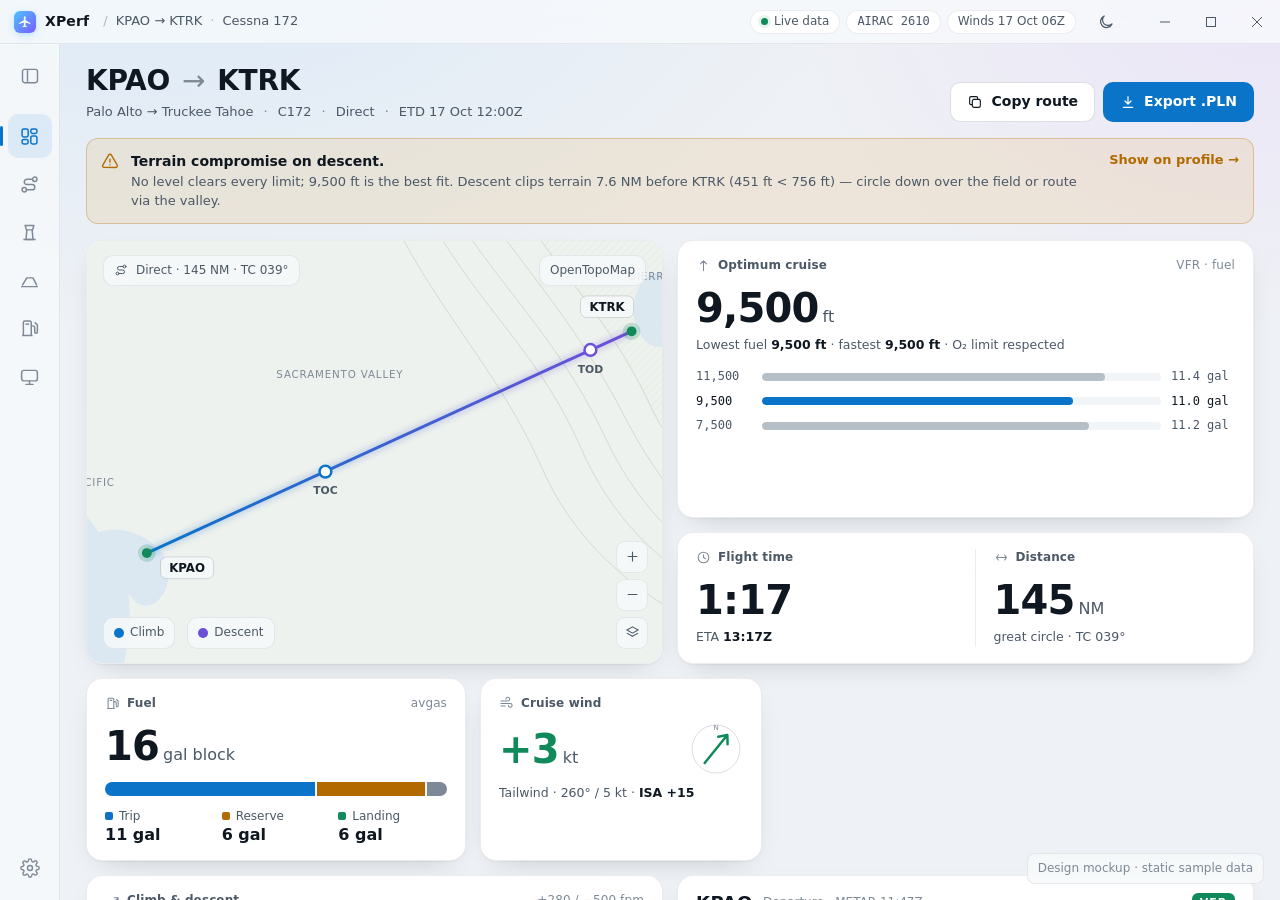
<file: design/mockup.html>
<!doctype html>
<html lang="en">
<head>
<meta charset="utf-8">
<meta name="viewport" content="width=device-width,initial-scale=1">
<title>XPerf — design mockup</title>
<style>
/* ───────────── Tokens ───────────── */
:root{
  --font: "Segoe UI Variable Text","Segoe UI Variable","Segoe UI",system-ui,sans-serif;
  --font-display: "Segoe UI Variable Display","Segoe UI Variable","Segoe UI",system-ui,sans-serif;
  --mono: "Cascadia Mono","Cascadia Code",Consolas,ui-monospace,monospace;
  --r-sm:8px; --r:12px; --r-lg:16px;
  --ease: cubic-bezier(.2,.8,.2,1);
}
:root,[data-theme="dark"]{
  color-scheme: dark;
  --bg:#0a0d12;
  --bg-tint: radial-gradient(1200px 700px at 12% -10%, #13253a 0%, transparent 60%),
             radial-gradient(900px 600px at 100% 0%, #1a1630 0%, transparent 55%);
  --chrome: rgba(16,20,27,.72);
  --panel:#10151c;
  --tile:#131922;
  --tile-hi: linear-gradient(180deg, rgba(255,255,255,.035), rgba(255,255,255,0) 40%);
  --tile-hover:#161e28;
  --line: rgba(255,255,255,.07);
  --line-strong: rgba(255,255,255,.12);
  --field:#0d1218;
  --text:#e8edf3; --text-2:#a3b0bd; --text-3:#6b7887;
  --accent:#4cc2ff; --accent-ink:#04121c; --accent-soft: rgba(76,194,255,.12);
  --good:#3ddc97; --good-soft: rgba(61,220,151,.12);
  --warn:#ffb648; --warn-soft: rgba(255,182,72,.10);
  --bad:#ff6b6b;
  --violet:#b69cff;
  --vfr:#3ddc97; --mvfr:#4c9bff; --ifr:#ff6b6b; --lifr:#e879f9;
  --terrain:#2a3a2f; --terrain-line:#3f5a46;
  --map-water:#0e1a26; --map-land:#121a20;
  --shadow: 0 1px 0 rgba(255,255,255,.04) inset, 0 8px 24px -12px rgba(0,0,0,.6);
}
[data-theme="light"]{
  color-scheme: light;
  --bg:#eef1f5;
  --bg-tint: radial-gradient(1200px 700px at 12% -10%, #dbe9f7 0%, transparent 60%),
             radial-gradient(900px 600px at 100% 0%, #ebe5f7 0%, transparent 55%);
  --chrome: rgba(248,250,252,.78);
  --panel:#f7f9fb;
  --tile:#ffffff;
  --tile-hi: linear-gradient(180deg, rgba(255,255,255,.9), rgba(255,255,255,0) 40%);
  --tile-hover:#fbfcfd;
  --line: rgba(15,23,42,.08);
  --line-strong: rgba(15,23,42,.14);
  --field:#f2f5f8;
  --text:#0f1720; --text-2:#4b5866; --text-3:#7d8996;
  --accent:#0a74c9; --accent-ink:#ffffff; --accent-soft: rgba(10,116,201,.10);
  --good:#108a5a; --good-soft: rgba(16,138,90,.10);
  --warn:#b26a00; --warn-soft: rgba(230,150,20,.12);
  --bad:#c93434;
  --violet:#6d4fd8;
  --vfr:#108a5a; --mvfr:#1f63d6; --ifr:#c93434; --lifr:#a21caf;
  --terrain:#dfe8d9; --terrain-line:#b8c9b0;
  --map-water:#dbe7f1; --map-land:#eef2ee;
  --shadow: 0 1px 2px rgba(15,23,42,.05), 0 10px 28px -16px rgba(15,23,42,.25);
}

/* ───────────── Base ───────────── */
*{box-sizing:border-box}
html,body{height:100%;margin:0}
body{background:var(--bg);background-image:var(--bg-tint);background-attachment:fixed;color:var(--text);
  font:14px/1.45 var(--font);-webkit-font-smoothing:antialiased;overflow:hidden}
button,input,select{font:inherit;color:inherit}
.num{font-family:var(--font-display);font-variant-numeric:tabular-nums lining-nums;letter-spacing:-.01em}
.mono{font-family:var(--mono);font-variant-numeric:tabular-nums}
svg{display:block}

/* ───────────── App shell ───────────── */
.app{height:100vh;display:grid;grid-template-rows:44px 1fr;grid-template-columns:60px 320px 1fr;
  grid-template-areas:"title title title" "rail setup main"}
.app.setup-collapsed{grid-template-columns:60px 0 1fr}

/* Title bar (Mica-style) */
.titlebar{grid-area:title;display:flex;align-items:center;gap:14px;padding-left:14px;
  background:var(--chrome);backdrop-filter:blur(24px) saturate(140%);border-bottom:1px solid var(--line);
  user-select:none}
.brand{display:flex;align-items:center;gap:9px;font-weight:600;letter-spacing:.01em}
.brand-mark{width:22px;height:22px;border-radius:6px;display:grid;place-items:center;
  background:linear-gradient(135deg,#4cc2ff,#7a5cff);color:#fff;box-shadow:0 2px 8px -2px rgba(76,194,255,.6)}
.crumb{display:flex;align-items:center;gap:8px;color:var(--text-2);font-size:13px}
.crumb .sep{opacity:.4}
.titlebar .spacer{flex:1}
.status{display:flex;align-items:center;gap:6px}
.pill{display:inline-flex;align-items:center;gap:6px;height:24px;padding:0 10px;border-radius:999px;
  background:var(--tile);border:1px solid var(--line);font-size:12px;color:var(--text-2);white-space:nowrap}
.dot{width:7px;height:7px;border-radius:50%;background:var(--good);box-shadow:0 0 0 3px var(--good-soft)}
.iconbtn{width:32px;height:32px;border-radius:8px;border:0;background:transparent;display:grid;place-items:center;
  color:var(--text-2);cursor:pointer;transition:background .15s}
.iconbtn:hover{background:var(--line);color:var(--text)}
.winctl{display:flex;height:100%;margin-left:6px}
.winctl span{width:46px;display:grid;place-items:center;color:var(--text-2)}
.winctl span:hover{background:var(--line)}
.winctl span:last-child:hover{background:#c42b1c;color:#fff}

/* Rail */
.rail{grid-area:rail;display:flex;flex-direction:column;align-items:center;gap:4px;padding:10px 0;
  border-right:1px solid var(--line);background:var(--chrome)}
.rail a{position:relative;width:44px;height:44px;border-radius:10px;display:grid;place-items:center;color:var(--text-3);
  cursor:pointer;transition:background .15s,color .15s}
.rail a:hover{background:var(--line);color:var(--text)}
.rail a.on{color:var(--accent);background:var(--accent-soft)}
.rail a.on::before{content:"";position:absolute;left:-8px;top:12px;bottom:12px;width:3px;border-radius:3px;background:var(--accent)}
.rail a .tip{position:absolute;left:52px;white-space:nowrap;background:var(--text);color:var(--bg);font-size:12px;
  padding:4px 8px;border-radius:6px;opacity:0;pointer-events:none;transform:translateX(-4px);transition:.15s;z-index:5}
.rail a:hover .tip{opacity:1;transform:none}
.rail .grow{flex:1}

/* Setup panel */
.setup{grid-area:setup;overflow:hidden;border-right:1px solid var(--line);background:color-mix(in srgb,var(--panel) 70%,transparent);
  display:flex;flex-direction:column;min-width:0}
.setup-scroll{overflow:auto;padding:18px 18px 8px;flex:1;scrollbar-width:thin}
.setup h2{margin:0 0 14px;font:600 15px var(--font-display);display:flex;align-items:center;justify-content:space-between}
.group{margin-bottom:18px}
.glabel{font-size:11px;font-weight:600;letter-spacing:.08em;text-transform:uppercase;color:var(--text-3);margin:0 0 8px}
.field{display:flex;align-items:center;gap:8px;height:40px;padding:0 12px;border-radius:var(--r-sm);background:var(--field);
  border:1px solid var(--line);transition:border-color .15s, box-shadow .15s}
.field:focus-within{border-color:var(--accent);box-shadow:0 0 0 3px var(--accent-soft)}
.field input,.field select{flex:1;min-width:0;border:0;background:transparent;outline:0;height:100%}
.field .unit{color:var(--text-3);font-size:12px}
.lbl{font-size:12px;color:var(--text-2);margin:0 0 5px}
.row2{display:grid;grid-template-columns:1fr 1fr;gap:10px}
.aircraft{padding:12px;border-radius:var(--r);background:var(--tile);border:1px solid var(--line);display:flex;gap:12px;align-items:center;cursor:pointer}
.aircraft:hover{border-color:var(--line-strong)}
.ac-badge{width:44px;height:44px;border-radius:10px;display:grid;place-items:center;background:var(--accent-soft);color:var(--accent);
  font:600 12px var(--mono)}
.ac-name{font-weight:600}
.ac-meta{font-size:12px;color:var(--text-3)}
.chips{display:flex;flex-wrap:wrap;gap:6px;margin-top:8px}
.chip{font-size:11px;padding:2px 8px;border-radius:999px;border:1px solid var(--line);color:var(--text-2)}
.chip.ok{color:var(--good);border-color:color-mix(in srgb,var(--good) 30%,transparent);background:var(--good-soft)}
.route-fields{position:relative;display:grid;gap:8px}
.icao{height:56px;padding:0 14px;display:flex;align-items:center;gap:12px;border-radius:var(--r);background:var(--field);border:1px solid var(--line)}
.icao b{font:600 20px var(--font-display);letter-spacing:.04em;min-width:64px}
.icao span{font-size:12px;color:var(--text-2);line-height:1.3}
.icao small{display:block;color:var(--text-3)}
.icao .tag{margin-left:auto;font-size:11px;color:var(--text-3)}
.swap{position:absolute;right:14px;top:50%;transform:translateY(-50%);width:30px;height:30px;border-radius:50%;
  border:1px solid var(--line-strong);background:var(--tile);display:grid;place-items:center;color:var(--text-2);cursor:pointer}
.seg{display:grid;grid-auto-flow:column;grid-auto-columns:1fr;padding:3px;border-radius:10px;background:var(--field);border:1px solid var(--line)}
.seg button{height:30px;border:0;background:transparent;border-radius:7px;color:var(--text-2);cursor:pointer;font-size:13px}
.seg button.on{background:var(--tile);color:var(--text);box-shadow:0 1px 3px rgba(0,0,0,.25);font-weight:600}
.switch{display:flex;align-items:center;justify-content:space-between;gap:12px;font-size:13px;color:var(--text-2)}
.toggle{width:40px;height:22px;border-radius:999px;background:var(--accent);position:relative;flex:none}
.toggle::after{content:"";position:absolute;top:3px;right:3px;width:16px;height:16px;border-radius:50%;background:#fff}
.setup-foot{padding:14px 18px;border-top:1px solid var(--line)}
.btn{height:40px;padding:0 16px;border-radius:10px;border:1px solid var(--line-strong);background:var(--tile);cursor:pointer;
  display:inline-flex;align-items:center;justify-content:center;gap:8px;font-weight:600;transition:transform .1s,background .15s}
.btn:hover{background:var(--tile-hover)}
.btn:active{transform:scale(.98)}
.btn.primary{background:var(--accent);color:var(--accent-ink);border-color:transparent}
.btn.primary:hover{filter:brightness(1.08)}
.btn.block{width:100%;height:44px}
.kbd{font:500 11px var(--mono);opacity:.7;padding:1px 5px;border-radius:4px;border:1px solid currentColor}

/* Main */
.main{grid-area:main;overflow:auto;padding:22px 26px 40px;scrollbar-width:thin}
.view{display:none;max-width:1400px;margin:0 auto}
.view.on{display:block}
.head{display:flex;align-items:flex-end;justify-content:space-between;gap:16px;margin-bottom:16px;flex-wrap:wrap}
.head h1{margin:0;font:600 28px/1.1 var(--font-display);letter-spacing:-.01em;display:flex;align-items:center;gap:12px}
.head h1 .arrow{color:var(--text-3);font-weight:400}
.head .sub{margin-top:6px;color:var(--text-2);font-size:13px;display:flex;gap:10px;flex-wrap:wrap}
.head .sub i{font-style:normal;color:var(--text-3)}
.actions{display:flex;gap:8px}

.callout{display:flex;gap:12px;align-items:flex-start;padding:12px 14px;border-radius:var(--r);margin-bottom:16px;
  background:var(--warn-soft);border:1px solid color-mix(in srgb,var(--warn) 30%,transparent);color:var(--text)}
.callout svg{color:var(--warn);flex:none;margin-top:1px}
.callout b{font-weight:600}
.callout p{margin:2px 0 0;color:var(--text-2);font-size:13px}
.callout .more{margin-left:auto;color:var(--warn);font-size:13px;font-weight:600;white-space:nowrap;cursor:pointer}

/* Bento */
.bento{display:grid;grid-template-columns:repeat(12,1fr);grid-auto-rows:minmax(132px,auto);gap:14px}
.tile{position:relative;grid-column:span 3;border-radius:var(--r-lg);background:var(--tile);background-image:var(--tile-hi);
  border:1px solid var(--line);box-shadow:var(--shadow);padding:16px 18px;overflow:hidden;
  transition:transform .25s var(--ease),border-color .2s, background-color .2s;
  animation:rise .5s var(--ease) both}
.tile:hover{border-color:var(--line-strong)}
.tile.click{cursor:pointer}
.tile.click:hover{transform:translateY(-2px)}
@keyframes rise{from{opacity:0;transform:translateY(8px)}}
.tl{display:flex;align-items:center;gap:7px;font-size:12px;font-weight:600;color:var(--text-2);letter-spacing:.01em}
.tl svg{color:var(--text-3)}
.tl .r{margin-left:auto;font-weight:500;color:var(--text-3)}
.big{font:600 40px/1 var(--font-display);letter-spacing:-.02em;margin-top:14px;font-variant-numeric:tabular-nums}
.big small{font-size:16px;font-weight:500;color:var(--text-2);letter-spacing:0;margin-left:4px}
.cap{margin-top:8px;color:var(--text-2);font-size:12.5px}
.cap b{color:var(--text);font-weight:600}
.good{color:var(--good)} .warn{color:var(--warn)} .acc{color:var(--accent)}

.span-7{grid-column:span 7}.span-5{grid-column:span 5}.span-4{grid-column:span 4}.span-6{grid-column:span 6}
.span-8{grid-column:span 8}.span-12{grid-column:span 12}.span-3{grid-column:span 3}.span-2{grid-column:span 2}
.rows-2{grid-row:span 2}.rows-3{grid-row:span 3}

/* Map tile */
.map{padding:0}
.map>svg{width:100%;height:100%;position:absolute;inset:0}
.map .overlay{position:absolute;left:16px;top:14px;right:16px;display:flex;justify-content:space-between;pointer-events:none}
.map .glass{pointer-events:auto;display:flex;align-items:center;gap:8px;padding:6px 10px;border-radius:10px;font-size:12px;
  background:var(--chrome);backdrop-filter:blur(14px);border:1px solid var(--line);color:var(--text-2)}
.map .legend{position:absolute;left:16px;bottom:14px;display:flex;gap:12px}
.map .legend span{display:flex;align-items:center;gap:6px}
.map .legend i{width:10px;height:10px;border-radius:50%}
.map .ctrls{position:absolute;right:14px;bottom:14px;display:flex;flex-direction:column;gap:6px}
.map .ctrls button{width:32px;height:32px;border-radius:9px;border:1px solid var(--line);background:var(--chrome);backdrop-filter:blur(14px);
  color:var(--text-2);cursor:pointer;display:grid;place-items:center}

/* Level bars */
.levels{margin-top:14px;display:grid;gap:7px}
.lv{display:grid;grid-template-columns:56px 1fr 64px;align-items:center;gap:10px;font-size:12px;color:var(--text-2)}
.lv .bar{height:8px;border-radius:999px;background:var(--field);overflow:hidden}
.lv .bar i{display:block;height:100%;border-radius:inherit;background:var(--text-3);opacity:.5}
.lv.best{color:var(--text)}
.lv.best .bar i{background:var(--accent);opacity:1}

/* Fuel stack */
.fuelbar{margin-top:16px;height:14px;border-radius:999px;display:flex;overflow:hidden;background:var(--field);gap:2px}
.fuelbar i{display:block;height:100%}
.fuelkey{margin-top:12px;display:grid;grid-template-columns:repeat(3,1fr);gap:8px;font-size:12px;color:var(--text-2)}
.fuelkey b{display:block;font:600 16px var(--font-display);color:var(--text);font-variant-numeric:tabular-nums}
.fuelkey span::before{content:"";display:inline-block;width:8px;height:8px;border-radius:2px;margin-right:6px;background:var(--c)}

/* Weather tiles */
.wx-head{display:flex;align-items:center;gap:10px}
.wx-head b{font:600 18px var(--font-display);letter-spacing:.03em}
.wx-head .name{color:var(--text-3);font-size:12px}
.cat{margin-left:auto;font:700 11px var(--font);letter-spacing:.08em;padding:3px 8px;border-radius:6px;color:#fff}
.cat.vfr{background:var(--vfr)} .cat.mvfr{background:var(--mvfr)}
[data-theme="dark"] .cat.vfr{color:#03140c}
.wx-grid{margin-top:14px;display:grid;grid-template-columns:repeat(4,1fr);gap:10px}
.wx-grid div{font-size:11.5px;color:var(--text-3)}
.wx-grid b{display:block;font:600 17px var(--font-display);color:var(--text);margin-top:2px;font-variant-numeric:tabular-nums}
.metar{margin-top:12px;padding:8px 10px;border-radius:8px;background:var(--field);font:12px/1.5 var(--mono);color:var(--text-2);
  white-space:nowrap;overflow:hidden;text-overflow:ellipsis}
.rwy{margin-top:10px;display:flex;align-items:center;gap:10px;font-size:12.5px;color:var(--text-2)}
.rwy .tag{font:600 12px var(--mono);padding:2px 7px;border-radius:6px;background:var(--accent-soft);color:var(--accent)}

/* Phase table */
.table{width:100%;border-collapse:collapse;font-size:13px}
.table th{text-align:left;font-size:11px;font-weight:600;letter-spacing:.06em;text-transform:uppercase;color:var(--text-3);
  padding:0 10px 10px;border-bottom:1px solid var(--line)}
.table td{padding:11px 10px;border-bottom:1px solid var(--line);font-variant-numeric:tabular-nums}
.table tr:last-child td{border-bottom:0}
.table td:not(:first-child),.table th:not(:first-child){text-align:right}
.phase{display:inline-flex;align-items:center;gap:8px;font-weight:600}
.phase i{width:8px;height:8px;border-radius:2px;background:var(--c)}

/* Profile chart */
.chart-wrap{position:relative;height:360px;margin-top:10px}
.chart-wrap svg{width:100%;height:100%}
.seg-sm{display:inline-grid;grid-auto-flow:column;padding:2px;border-radius:8px;background:var(--field);border:1px solid var(--line)}
.seg-sm button{height:26px;padding:0 10px;border:0;border-radius:6px;background:transparent;color:var(--text-2);font-size:12px;cursor:pointer}
.seg-sm button.on{background:var(--tile);color:var(--text);font-weight:600;box-shadow:0 1px 2px rgba(0,0,0,.2)}
.statlist{display:grid;gap:0}
.statlist div{display:flex;justify-content:space-between;padding:10px 0;border-bottom:1px solid var(--line);font-size:13px;color:var(--text-2)}
.statlist div:last-child{border:0}
.statlist b{color:var(--text);font-weight:600;font-variant-numeric:tabular-nums}

.mock-note{position:fixed;right:16px;bottom:16px;font-size:12px;color:var(--text-3);background:var(--chrome);backdrop-filter:blur(12px);
  border:1px solid var(--line);padding:6px 10px;border-radius:8px}

@media (max-width:1280px){
  .app{grid-template-columns:60px 0 1fr}
  .setup{display:none}
  .span-7,.span-5{grid-column:span 6}
}
@media (max-width:900px){
  .bento>.tile{grid-column:span 12 !important}
  .main{padding:16px}
}
@media (prefers-reduced-motion:reduce){*{animation:none!important;transition:none!important}}
</style>
</head>
<body>
<svg width="0" height="0" style="position:absolute">
  <defs>
    <symbol id="i-plane" viewBox="0 0 24 24"><path fill="currentColor" d="M21 15.5v-1.7l-8-5V3.6a1.5 1.5 0 0 0-3 0v5.2l-8 5v1.7l8-2.5v5.4l-2 1.5v1.3l3.5-1 3.5 1v-1.3l-2-1.5V13z"/></symbol>
    <symbol id="i-grid" viewBox="0 0 24 24"><g fill="none" stroke="currentColor" stroke-width="1.7"><rect x="3.5" y="3.5" width="7" height="9" rx="2"/><rect x="13.5" y="3.5" width="7" height="5" rx="2"/><rect x="13.5" y="11.5" width="7" height="9" rx="2"/><rect x="3.5" y="15.5" width="7" height="5" rx="2"/></g></symbol>
    <symbol id="i-route" viewBox="0 0 24 24"><g fill="none" stroke="currentColor" stroke-width="1.7" stroke-linecap="round"><circle cx="6" cy="18" r="2.5"/><circle cx="18" cy="6" r="2.5"/><path d="M8.5 18H15a3 3 0 0 0 0-6H9a3 3 0 0 1 0-6h6.5"/></g></symbol>
    <symbol id="i-tower" viewBox="0 0 24 24"><g fill="none" stroke="currentColor" stroke-width="1.7" stroke-linejoin="round"><path d="M7 4h10l-1.5 5h-7z"/><path d="M9 9l-1 11h8l-1-11"/><path d="M5 20h14"/></g></symbol>
    <symbol id="i-profile" viewBox="0 0 24 24"><path fill="none" stroke="currentColor" stroke-width="1.7" stroke-linecap="round" stroke-linejoin="round" d="M3 19h18M4 17l5-8h7l4 8"/></symbol>
    <symbol id="i-fuel" viewBox="0 0 24 24"><g fill="none" stroke="currentColor" stroke-width="1.7" stroke-linejoin="round"><path d="M5 20V5a1.5 1.5 0 0 1 1.5-1.5h6A1.5 1.5 0 0 1 14 5v15M3.5 20h12M14 9h2a2 2 0 0 1 2 2v5a1.5 1.5 0 0 0 3 0V8l-3-3"/><path d="M7.5 7h4"/></g></symbol>
    <symbol id="i-sim" viewBox="0 0 24 24"><g fill="none" stroke="currentColor" stroke-width="1.7"><rect x="3" y="5" width="18" height="12" rx="2.5"/><path d="M8 21h8M12 17v4" stroke-linecap="round"/></g></symbol>
    <symbol id="i-gear" viewBox="0 0 24 24"><g fill="none" stroke="currentColor" stroke-width="1.7"><circle cx="12" cy="12" r="3"/><path d="M19.4 15a1.7 1.7 0 0 0 .3 1.8l.1.1a2 2 0 1 1-2.8 2.8l-.1-.1a1.7 1.7 0 0 0-1.8-.3 1.7 1.7 0 0 0-1 1.5V21a2 2 0 1 1-4 0v-.1a1.7 1.7 0 0 0-1.1-1.5 1.7 1.7 0 0 0-1.8.3l-.1.1a2 2 0 1 1-2.8-2.8l.1-.1a1.7 1.7 0 0 0 .3-1.8 1.7 1.7 0 0 0-1.5-1H3a2 2 0 1 1 0-4h.1a1.7 1.7 0 0 0 1.5-1.1 1.7 1.7 0 0 0-.3-1.8l-.1-.1a2 2 0 1 1 2.8-2.8l.1.1a1.7 1.7 0 0 0 1.8.3H9a1.7 1.7 0 0 0 1-1.5V3a2 2 0 1 1 4 0v.1a1.7 1.7 0 0 0 1 1.5 1.7 1.7 0 0 0 1.8-.3l.1-.1a2 2 0 1 1 2.8 2.8l-.1.1a1.7 1.7 0 0 0-.3 1.8V9a1.7 1.7 0 0 0 1.5 1H21a2 2 0 1 1 0 4h-.1a1.7 1.7 0 0 0-1.5 1z"/></g></symbol>
    <symbol id="i-sun" viewBox="0 0 24 24"><g fill="none" stroke="currentColor" stroke-width="1.7" stroke-linecap="round"><circle cx="12" cy="12" r="4"/><path d="M12 2v2M12 20v2M4.9 4.9l1.4 1.4M17.7 17.7l1.4 1.4M2 12h2M20 12h2M4.9 19.1l1.4-1.4M17.7 6.3l1.4-1.4"/></g></symbol>
    <symbol id="i-moon" viewBox="0 0 24 24"><path fill="none" stroke="currentColor" stroke-width="1.7" stroke-linejoin="round" d="M20 14.5A8 8 0 1 1 9.5 4a6.5 6.5 0 0 0 10.5 10.5z"/></symbol>
    <symbol id="i-panel" viewBox="0 0 24 24"><g fill="none" stroke="currentColor" stroke-width="1.7"><rect x="3" y="4" width="18" height="16" rx="2.5"/><path d="M9 4v16"/></g></symbol>
    <symbol id="i-alt" viewBox="0 0 24 24"><path fill="none" stroke="currentColor" stroke-width="1.7" stroke-linecap="round" stroke-linejoin="round" d="M12 20V5M7 9.5 12 4.5l5 5"/></symbol>
    <symbol id="i-clock" viewBox="0 0 24 24"><g fill="none" stroke="currentColor" stroke-width="1.7" stroke-linecap="round"><circle cx="12" cy="12" r="8.5"/><path d="M12 7.5V12l3 2"/></g></symbol>
    <symbol id="i-wind" viewBox="0 0 24 24"><path fill="none" stroke="currentColor" stroke-width="1.7" stroke-linecap="round" d="M3 8h11a3 3 0 1 0-3-3M3 12h15a3 3 0 1 1-3 3M3 16h7"/></symbol>
    <symbol id="i-warn" viewBox="0 0 24 24"><g fill="none" stroke="currentColor" stroke-width="1.8" stroke-linecap="round" stroke-linejoin="round"><path d="M10.3 3.9 2.4 17.6A2 2 0 0 0 4.1 20.6h15.8a2 2 0 0 0 1.7-3L13.7 3.9a2 2 0 0 0-3.4 0z"/><path d="M12 9.5v4M12 17h.01"/></g></symbol>
    <symbol id="i-dl" viewBox="0 0 24 24"><path fill="none" stroke="currentColor" stroke-width="1.8" stroke-linecap="round" stroke-linejoin="round" d="M12 4v11m0 0-4.5-4.5M12 15l4.5-4.5M5 20h14"/></symbol>
    <symbol id="i-copy" viewBox="0 0 24 24"><g fill="none" stroke="currentColor" stroke-width="1.7"><rect x="8" y="8" width="12" height="12" rx="2.5"/><path d="M16 8V6a2 2 0 0 0-2-2H6a2 2 0 0 0-2 2v8a2 2 0 0 0 2 2h2"/></g></symbol>
    <symbol id="i-swap" viewBox="0 0 24 24"><path fill="none" stroke="currentColor" stroke-width="1.8" stroke-linecap="round" stroke-linejoin="round" d="M8 4v16m0 0-3.5-3.5M8 20l3.5-3.5M16 20V4m0 0-3.5 3.5M16 4l3.5 3.5"/></symbol>
    <symbol id="i-dist" viewBox="0 0 24 24"><g fill="none" stroke="currentColor" stroke-width="1.7" stroke-linecap="round"><path d="M4 12h16M7 8l-3 4 3 4M17 8l3 4-3 4"/></g></symbol>
    <symbol id="i-climb" viewBox="0 0 24 24"><path fill="none" stroke="currentColor" stroke-width="1.7" stroke-linecap="round" stroke-linejoin="round" d="M3 18 9 12l4 3 8-9M15 6h6v6"/></symbol>
    <symbol id="i-plus" viewBox="0 0 24 24"><path fill="none" stroke="currentColor" stroke-width="1.8" stroke-linecap="round" d="M12 5v14M5 12h14"/></symbol>
    <symbol id="i-minus" viewBox="0 0 24 24"><path fill="none" stroke="currentColor" stroke-width="1.8" stroke-linecap="round" d="M5 12h14"/></symbol>
    <symbol id="i-layers" viewBox="0 0 24 24"><g fill="none" stroke="currentColor" stroke-width="1.7" stroke-linejoin="round"><path d="m12 3 9 5-9 5-9-5z"/><path d="m3 13 9 5 9-5"/></g></symbol>
  </defs>
</svg>

<div class="app" id="app">
  <!-- Title bar -->
  <header class="titlebar">
    <div class="brand"><span class="brand-mark"><svg width="14" height="14"><use href="#i-plane"/></svg></span>XPerf</div>
    <div class="crumb"><span class="sep">/</span><span>KPAO → KTRK</span><span class="sep">·</span><span>Cessna 172</span></div>
    <div class="spacer"></div>
    <div class="status">
      <span class="pill"><span class="dot"></span>Live data</span>
      <span class="pill mono">AIRAC 2610</span>
      <span class="pill">Winds 17 Oct 06Z</span>
    </div>
    <button class="iconbtn" id="themeBtn" title="Toggle theme"><svg width="18" height="18"><use href="#i-sun"/></svg></button>
    <div class="winctl" aria-hidden="true">
      <span><svg width="10" height="10" viewBox="0 0 10 10"><path d="M0 5h10" stroke="currentColor"/></svg></span>
      <span><svg width="10" height="10" viewBox="0 0 10 10"><rect x=".5" y=".5" width="9" height="9" fill="none" stroke="currentColor"/></svg></span>
      <span><svg width="10" height="10" viewBox="0 0 10 10"><path d="M0 0l10 10M10 0 0 10" stroke="currentColor"/></svg></span>
    </div>
  </header>

  <!-- Rail -->
  <nav class="rail">
    <a id="togglePanel"><svg width="20" height="20"><use href="#i-panel"/></svg><span class="tip">Flight setup</span></a>
    <div style="height:8px"></div>
    <a class="on" data-view="overview"><svg width="21" height="21"><use href="#i-grid"/></svg><span class="tip">Overview</span></a>
    <a data-view="route"><svg width="21" height="21"><use href="#i-route"/></svg><span class="tip">Route &amp; nav log</span></a>
    <a data-view="airports"><svg width="21" height="21"><use href="#i-tower"/></svg><span class="tip">Airports &amp; weather</span></a>
    <a data-view="profile"><svg width="21" height="21"><use href="#i-profile"/></svg><span class="tip">Vertical profile</span></a>
    <a data-view="fuel"><svg width="21" height="21"><use href="#i-fuel"/></svg><span class="tip">Fuel &amp; levels</span></a>
    <a data-view="sim"><svg width="21" height="21"><use href="#i-sim"/></svg><span class="tip">FS2024 setup</span></a>
    <div class="grow"></div>
    <a><svg width="20" height="20"><use href="#i-gear"/></svg><span class="tip">Settings</span></a>
  </nav>

  <!-- Flight setup -->
  <aside class="setup">
    <div class="setup-scroll">
      <h2>Flight setup</h2>

      <div class="group">
        <p class="glabel">Aircraft</p>
        <div class="aircraft">
          <div class="ac-badge">C172</div>
          <div style="flex:1;min-width:0">
            <div class="ac-name">Cessna 172 Skyhawk</div>
            <div class="ac-meta">1 × 160 hp piston · MTOW 1,090 kg</div>
          </div>
          <svg width="16" height="16" style="color:var(--text-3)"><use href="#i-swap" transform="rotate(90 8 8)"/></svg>
        </div>
        <div class="chips"><span class="chip ok">EUROCONTROL APM</span><span class="chip">piston</span><span class="chip">fuel est.</span></div>
      </div>

      <div class="group">
        <p class="glabel">Route</p>
        <div class="route-fields">
          <div class="icao"><b>KPAO</b><span>Palo Alto<small>7 ft · CA, US</small></span></div>
          <div class="icao"><b>KTRK</b><span>Truckee Tahoe<small>5,901 ft · CA, US</small></span></div>
          <button class="swap" title="Swap"><svg width="15" height="15"><use href="#i-swap"/></svg></button>
        </div>
        <div style="margin-top:8px" class="field"><input placeholder="Alternate (optional)"><span class="unit">ICAO</span></div>
      </div>

      <div class="group">
        <p class="glabel">Navigation</p>
        <div class="seg" style="grid-template-columns:repeat(3,1fr)">
          <button class="on">Direct</button><button>VOR</button><button>Airways</button>
        </div>
      </div>

      <div class="group">
        <p class="glabel">Load &amp; time</p>
        <div class="row2">
          <div><p class="lbl">Takeoff weight</p><div class="field"><input value="970" class="num"><span class="unit">kg</span></div></div>
          <div><p class="lbl">Extra fuel</p><div class="field"><input value="0" class="num"><span class="unit">kg</span></div></div>
        </div>
        <p class="lbl" style="margin-top:10px">Departure (UTC)</p>
        <div class="field"><input value="17 Oct 2026 · 12:00Z"></div>
      </div>

      <div class="group">
        <p class="glabel">Cruise level</p>
        <p class="lbl">Rules</p>
        <div class="seg"><button>IFR</button><button class="on">VFR</button><button>Any</button></div>
        <p class="lbl" style="margin-top:10px">Optimise for</p>
        <div class="seg"><button class="on">Fuel</button><button>Time</button></div>
        <p class="lbl" style="margin-top:10px">Level</p>
        <div class="field"><select><option>Auto — optimum</option></select></div>
        <div class="switch" style="margin-top:12px">No supplemental O₂ (≤ 12,500 ft)<span class="toggle"></span></div>
      </div>
    </div>
    <div class="setup-foot">
      <button class="btn primary block">Plan flight <span class="kbd">Ctrl ↵</span></button>
    </div>
  </aside>

  <!-- Main -->
  <main class="main">

    <!-- ═════════ OVERVIEW ═════════ -->
    <section class="view on" id="v-overview">
      <div class="head">
        <div>
          <h1>KPAO <span class="arrow">→</span> KTRK</h1>
          <div class="sub"><span>Palo Alto → Truckee Tahoe</span><i>·</i><span>C172</span><i>·</i><span>Direct</span><i>·</i><span>ETD 17 Oct 12:00Z</span></div>
        </div>
        <div class="actions">
          <button class="btn"><svg width="16" height="16"><use href="#i-copy"/></svg>Copy route</button>
          <button class="btn primary"><svg width="16" height="16"><use href="#i-dl"/></svg>Export .PLN</button>
        </div>
      </div>

      <div class="callout">
        <svg width="18" height="18"><use href="#i-warn"/></svg>
        <div><b>Terrain compromise on descent.</b>
          <p>No level clears every limit; 9,500 ft is the best fit. Descent clips terrain 7.6 NM before KTRK (451 ft &lt; 756 ft) — circle down over the field or route via the valley.</p></div>
        <span class="more">Show on profile →</span>
      </div>

      <div class="bento">
        <!-- Map hero -->
        <div class="tile map span-7 rows-3 click" style="animation-delay:.02s">
          <svg viewBox="0 0 700 430" preserveAspectRatio="xMidYMid slice" aria-label="Route map">
            <defs>
              <pattern id="hatch" width="8" height="8" patternUnits="userSpaceOnUse"><path d="M0 8 8 0" stroke="var(--terrain-line)" stroke-width=".6" opacity=".35"/></pattern>
              <linearGradient id="routeG" x1="0" x2="1"><stop offset="0" stop-color="var(--accent)"/><stop offset="1" stop-color="var(--violet)"/></linearGradient>
              <filter id="glow"><feGaussianBlur stdDeviation="3"/></filter>
            </defs>
            <rect width="700" height="430" fill="var(--map-land)"/>
            <path d="M0 250 C40 240 70 300 90 330 C110 360 95 430 95 430 L0 430Z" fill="var(--map-water)"/>
            <path d="M60 300 C90 285 120 300 135 320 C150 345 130 380 110 370 C95 360 85 330 60 300Z" fill="var(--map-water)"/>
            <!-- terrain contours -->
            <g fill="none" stroke="var(--terrain-line)" stroke-width="1" opacity=".55">
              <path d="M420 0 C470 80 520 120 560 210 C590 280 640 330 700 360"/>
              <path d="M450 0 C500 70 545 115 585 200 C615 265 660 310 700 330"/>
              <path d="M485 0 C530 60 570 110 608 185 C640 245 675 285 700 300"/>
              <path d="M520 0 C560 55 600 100 632 170 C660 225 690 255 700 262"/>
              <path d="M380 0 C430 90 480 140 520 230 C550 300 610 360 700 400"/>
            </g>
            <path d="M520 0 C560 55 600 100 632 170 C660 225 690 255 700 262 L700 0Z" fill="url(#hatch)"/>
            <ellipse cx="640" cy="70" rx="26" ry="38" fill="var(--map-water)" opacity=".9"/>
            <!-- route -->
            <path d="M118 318 L612 92" stroke="url(#routeG)" stroke-width="7" opacity=".25" filter="url(#glow)"/>
            <path d="M118 318 L612 92" stroke="url(#routeG)" stroke-width="3" stroke-linecap="round"/>
            <!-- TOC / TOD -->
            <g font-family="var(--font)" font-size="11" font-weight="600">
              <circle cx="300" cy="235" r="6" fill="var(--tile)" stroke="var(--accent)" stroke-width="2.5"/>
              <text x="300" y="258" text-anchor="middle" fill="var(--text-2)">TOC</text>
              <circle cx="570" cy="111" r="6" fill="var(--tile)" stroke="var(--violet)" stroke-width="2.5"/>
              <text x="570" y="134" text-anchor="middle" fill="var(--text-2)">TOD</text>
            </g>
            <!-- airports -->
            <g font-family="var(--font)">
              <circle cx="118" cy="318" r="9" fill="var(--good)" opacity=".2"/><circle cx="118" cy="318" r="5" fill="var(--good)"/>
              <rect x="132" y="322" width="54" height="22" rx="6" fill="var(--chrome)" stroke="var(--line-strong)"/>
              <text x="159" y="337" text-anchor="middle" font-size="12" font-weight="700" fill="var(--text)">KPAO</text>
              <circle cx="612" cy="92" r="9" fill="var(--good)" opacity=".2"/><circle cx="612" cy="92" r="5" fill="var(--good)"/>
              <rect x="560" y="56" width="54" height="22" rx="6" fill="var(--chrome)" stroke="var(--line-strong)"/>
              <text x="587" y="71" text-anchor="middle" font-size="12" font-weight="700" fill="var(--text)">KTRK</text>
            </g>
            <g font-family="var(--font)" font-size="10.5" fill="var(--text-3)" letter-spacing=".08em">
              <text x="610" y="40">SIERRA NEVADA</text><text x="40" y="250">PACIFIC</text><text x="250" y="140">SACRAMENTO VALLEY</text>
            </g>
          </svg>
          <div class="overlay">
            <span class="glass"><svg width="14" height="14"><use href="#i-route"/></svg>Direct · 145 NM · TC 039°</span>
            <span class="glass">OpenTopoMap</span>
          </div>
          <div class="legend"><span class="glass"><i style="background:var(--accent)"></i>Climb</span><span class="glass"><i style="background:var(--violet)"></i>Descent</span></div>
          <div class="ctrls"><button><svg width="15" height="15"><use href="#i-plus"/></svg></button><button><svg width="15" height="15"><use href="#i-minus"/></svg></button><button><svg width="15" height="15"><use href="#i-layers"/></svg></button></div>
        </div>

        <!-- Cruise level -->
        <div class="tile span-5 rows-2 click" style="animation-delay:.06s">
          <div class="tl"><svg width="15" height="15"><use href="#i-alt"/></svg>Optimum cruise<span class="r">VFR · fuel</span></div>
          <div class="big num">9,500<small>ft</small></div>
          <div class="cap">Lowest fuel <b>9,500 ft</b> · fastest <b>9,500 ft</b> · O₂ limit respected</div>
          <div class="levels">
            <div class="lv"><span class="mono">11,500</span><div class="bar"><i style="width:86%"></i></div><span class="mono">11.4 gal</span></div>
            <div class="lv best"><span class="mono">9,500</span><div class="bar"><i style="width:78%"></i></div><span class="mono">11.0 gal</span></div>
            <div class="lv"><span class="mono">7,500</span><div class="bar"><i style="width:82%"></i></div><span class="mono">11.2 gal</span></div>
          </div>
        </div>

        <!-- Time / distance -->
        <div class="tile span-5 click" style="animation-delay:.1s;display:grid;grid-template-columns:1fr 1fr;gap:18px">
          <div><div class="tl"><svg width="15" height="15"><use href="#i-clock"/></svg>Flight time</div>
            <div class="big num">1:17</div><div class="cap">ETA <b>13:17Z</b></div></div>
          <div style="border-left:1px solid var(--line);padding-left:18px"><div class="tl"><svg width="15" height="15"><use href="#i-dist"/></svg>Distance</div>
            <div class="big num">145<small>NM</small></div><div class="cap">great circle · TC 039°</div></div>
        </div>

        <!-- Fuel -->
        <div class="tile span-4 click" style="animation-delay:.14s">
          <div class="tl"><svg width="15" height="15"><use href="#i-fuel"/></svg>Fuel<span class="r">avgas</span></div>
          <div class="big num">16<small>gal block</small></div>
          <div class="fuelbar"><i style="width:62%;background:var(--accent)"></i><i style="width:32%;background:var(--warn)"></i><i style="width:6%;background:var(--text-3)"></i></div>
          <div class="fuelkey">
            <span style="--c:var(--accent)">Trip<b>11 gal</b></span>
            <span style="--c:var(--warn)">Reserve<b>6 gal</b></span>
            <span style="--c:var(--good)">Landing<b class="good">6 gal</b></span>
          </div>
        </div>

        <!-- Wind -->
        <div class="tile span-3 click" style="animation-delay:.18s">
          <div class="tl"><svg width="15" height="15"><use href="#i-wind"/></svg>Cruise wind</div>
          <div style="display:flex;align-items:center;justify-content:space-between;margin-top:10px">
            <div class="big num good" style="margin:0">+3<small>kt</small></div>
            <svg width="54" height="54" viewBox="0 0 54 54"><circle cx="27" cy="27" r="24" fill="none" stroke="var(--line-strong)"/>
              <path d="M27 9v36M27 45l-6-7M27 45l6-7" stroke="var(--good)" stroke-width="2.5" fill="none" stroke-linecap="round" transform="rotate(219 27 27)"/>
              <text x="27" y="8" text-anchor="middle" font-size="7" fill="var(--text-3)" font-family="var(--font)">N</text></svg>
          </div>
          <div class="cap">Tailwind · 260° / 5 kt · <b>ISA +15</b></div>
        </div>

        <!-- Climb/descent mini profile -->
        <div class="tile span-5 click" style="animation-delay:.22s">
          <div class="tl"><svg width="15" height="15"><use href="#i-climb"/></svg>Climb &amp; descent<span class="r">+280 / −500 fpm</span></div>
          <svg viewBox="0 0 400 92" style="width:100%;height:92px;margin-top:10px" preserveAspectRatio="none">
            <path d="M0 92 L0 84 C40 82 60 70 90 78 C120 86 150 60 190 62 C230 64 260 40 300 36 C330 32 350 52 372 50 L400 52 L400 92Z" fill="var(--terrain)" opacity=".8"/>
            <path d="M0 86 L163 22 L360 22 L400 56" fill="none" stroke="var(--accent)" stroke-width="2.5" stroke-linejoin="round"/>
            <path d="M360 22 L400 56" stroke="var(--violet)" stroke-width="2.5"/>
            <circle cx="163" cy="22" r="4" fill="var(--tile)" stroke="var(--accent)" stroke-width="2"/>
            <circle cx="360" cy="22" r="4" fill="var(--tile)" stroke="var(--violet)" stroke-width="2"/>
            <circle cx="372" cy="47" r="5" fill="var(--warn)" opacity=".9"/>
          </svg>
          <div class="cap" style="display:flex;justify-content:space-between"><span>TOC <b>59 NM</b> · 0:34</span><span>TOD <b>16.4 NM</b> out</span></div>
        </div>

        <!-- Weather tiles -->
        <div class="tile span-6 click" style="animation-delay:.26s">
          <div class="wx-head"><b>KPAO</b><span class="name">Departure · METAR 11:47Z</span><span class="cat vfr">VFR</span></div>
          <div class="wx-grid">
            <div>Wind<b>310° 8 kt</b></div><div>Visibility<b>10 SM</b></div><div>Ceiling<b>None</b></div><div>Temp / QNH<b>18° · 30.02</b></div>
          </div>
          <div class="rwy"><span class="tag">RWY 31</span>Headwind 8 kt · crosswind 0 kt · TODR 1,620 ft of 2,443 ft</div>
        </div>
        <div class="tile span-6 click" style="animation-delay:.3s">
          <div class="wx-head"><b>KTRK</b><span class="name">Arrival · METAR 11:55Z</span><span class="cat vfr">VFR</span></div>
          <div class="wx-grid">
            <div>Wind<b>200° 6 kt</b></div><div>Visibility<b>10 SM</b></div><div>Ceiling<b>FEW 120</b></div><div>Temp / QNH<b>9° · 30.11</b></div>
          </div>
          <div class="rwy"><span class="tag">RWY 20</span>Headwind 6 kt · density alt 7,350 ft · LDR 1,480 ft of 7,001 ft</div>
        </div>
      </div>
    </section>

    <!-- ═════════ PROFILE (detail) ═════════ -->
    <section class="view" id="v-profile">
      <div class="head">
        <div>
          <h1>Vertical profile</h1>
          <div class="sub"><span>KPAO → KTRK</span><i>·</i><span>9,500 ft</span><i>·</i><span>terrain + winds aloft along track</span></div>
        </div>
        <div class="actions">
          <div class="seg-sm"><button class="on">Altitude</button><button>Winds</button><button>Temperature</button></div>
        </div>
      </div>

      <div class="bento">
        <div class="tile span-12" style="animation-delay:.02s">
          <div class="tl">Profile along track<span class="r">ft MSL · NM from KPAO</span></div>
          <div class="chart-wrap">
            <svg viewBox="0 0 1000 360" preserveAspectRatio="none" id="profileSvg">
              <defs>
                <linearGradient id="terrG" x1="0" y1="0" x2="0" y2="1"><stop offset="0" stop-color="var(--terrain-line)"/><stop offset="1" stop-color="var(--terrain)" stop-opacity=".4"/></linearGradient>
                <linearGradient id="altG" x1="0" y1="0" x2="0" y2="1"><stop offset="0" stop-color="var(--accent)" stop-opacity=".22"/><stop offset="1" stop-color="var(--accent)" stop-opacity="0"/></linearGradient>
              </defs>
              <!-- grid -->
              <g stroke="var(--line)" stroke-width="1">
                <line x1="60" x2="990" y1="40" y2="40"/><line x1="60" x2="990" y1="110" y2="110"/><line x1="60" x2="990" y1="180" y2="180"/><line x1="60" x2="990" y1="250" y2="250"/><line x1="60" x2="990" y1="320" y2="320"/>
              </g>
              <g font-family="var(--mono)" font-size="11" fill="var(--text-3)" text-anchor="end">
                <text x="52" y="44">12,000</text><text x="52" y="114">9,000</text><text x="52" y="184">6,000</text><text x="52" y="254">3,000</text><text x="52" y="324">0</text>
              </g>
              <g font-family="var(--mono)" font-size="11" fill="var(--text-3)" text-anchor="middle">
                <text x="60" y="344">0</text><text x="292" y="344">36</text><text x="525" y="344">72</text><text x="757" y="344">109</text><text x="990" y="344">145</text>
              </g>
              <!-- terrain -->
              <path d="M60 320 L60 318 C110 316 140 300 180 306 C230 314 270 286 330 290 C390 294 430 270 480 272 C540 274 580 240 640 230 C700 220 740 190 790 176 C830 166 860 190 890 172 C920 156 945 186 960 184 C975 182 985 185 990 183 L990 320Z" fill="url(#terrG)"/>
              <!-- clearance band -->
              <path d="M60 320 L60 318 C110 316 140 300 180 306 C230 314 270 286 330 290 C390 294 430 270 480 272 C540 274 580 240 640 230 C700 220 740 190 790 176 C830 166 860 190 890 172 C920 156 945 186 960 184 C975 182 985 185 990 183" transform="translate(0,-23)" fill="none" stroke="var(--warn)" stroke-dasharray="4 5" stroke-width="1.2" opacity=".7"/>
              <!-- altitude -->
              <path d="M60 318 L440 98 L885 98 L990 183 L990 320 L60 320Z" fill="url(#altG)"/>
              <path d="M60 318 L440 98" stroke="var(--accent)" stroke-width="3" fill="none" stroke-linecap="round"/>
              <path d="M440 98 L885 98" stroke="var(--accent)" stroke-width="3" fill="none"/>
              <path d="M885 98 L990 183" stroke="var(--violet)" stroke-width="3" fill="none" stroke-linecap="round"/>
              <!-- conflict -->
              <circle cx="940" cy="158" r="14" fill="var(--warn)" opacity=".18"/><circle cx="940" cy="158" r="5" fill="var(--warn)"/>
              <!-- markers -->
              <g font-family="var(--font)" font-size="12" font-weight="600">
                <line x1="440" x2="440" y1="98" y2="320" stroke="var(--accent)" stroke-dasharray="3 4" opacity=".5"/>
                <circle cx="440" cy="98" r="6" fill="var(--tile)" stroke="var(--accent)" stroke-width="2.5"/>
                <rect x="400" y="62" width="80" height="24" rx="7" fill="var(--chrome)" stroke="var(--line-strong)"/>
                <text x="440" y="78" text-anchor="middle" fill="var(--text)">TOC · 59 NM</text>
                <line x1="885" x2="885" y1="98" y2="320" stroke="var(--violet)" stroke-dasharray="3 4" opacity=".5"/>
                <circle cx="885" cy="98" r="6" fill="var(--tile)" stroke="var(--violet)" stroke-width="2.5"/>
                <rect x="835" y="62" width="100" height="24" rx="7" fill="var(--chrome)" stroke="var(--line-strong)"/>
                <text x="885" y="78" text-anchor="middle" fill="var(--text)">TOD · 129 NM</text>
                <text x="660" y="90" text-anchor="middle" fill="var(--text-2)" font-weight="500">9,500 ft · 118 KTAS</text>
              </g>
              <!-- wind barbs strip -->
              <g stroke="var(--text-3)" stroke-width="1.5" fill="none" stroke-linecap="round">
                <g transform="translate(200 20) rotate(260)"><path d="M0 0v14M0 14l5 -3"/></g>
                <g transform="translate(400 20) rotate(255)"><path d="M0 0v14M0 14l5 -3"/></g>
                <g transform="translate(600 20) rotate(250)"><path d="M0 0v14M0 14l7 -4M0 10l7 -4"/></g>
                <g transform="translate(800 20) rotate(240)"><path d="M0 0v14M0 14l7 -4M0 10l4 -2"/></g>
              </g>
            </svg>
          </div>
          <div class="cap" style="display:flex;gap:18px;flex-wrap:wrap;margin-top:4px">
            <span><i style="display:inline-block;width:14px;height:3px;background:var(--accent);vertical-align:middle;margin-right:6px;border-radius:2px"></i>Climb / cruise</span>
            <span><i style="display:inline-block;width:14px;height:3px;background:var(--violet);vertical-align:middle;margin-right:6px;border-radius:2px"></i>Descent</span>
            <span><i style="display:inline-block;width:14px;border-top:2px dashed var(--warn);vertical-align:middle;margin-right:6px"></i>Required clearance (1,000 ft VFR)</span>
            <span class="warn">● Conflict 7.6 NM before KTRK</span>
          </div>
        </div>

        <div class="tile span-8" style="animation-delay:.08s">
          <div class="tl">Phases</div>
          <table class="table" style="margin-top:12px">
            <thead><tr><th>Phase</th><th>Distance</th><th>Time</th><th>Rate</th><th>Avg GS</th><th>Fuel</th></tr></thead>
            <tbody>
              <tr><td><span class="phase" style="--c:var(--accent)"><i></i>Climb</span></td><td>59 NM</td><td>0:34</td><td>+280 fpm</td><td>104 kt</td><td>4.6 gal</td></tr>
              <tr><td><span class="phase" style="--c:var(--accent)"><i></i>Cruise</span></td><td>70 NM</td><td>0:35</td><td>—</td><td>120 kt</td><td>4.4 gal</td></tr>
              <tr><td><span class="phase" style="--c:var(--violet)"><i></i>Descent</span></td><td>16 NM</td><td>0:08</td><td>−500 fpm</td><td>124 kt</td><td>1.0 gal</td></tr>
              <tr><td><b>Total</b></td><td><b>145 NM</b></td><td><b>1:17</b></td><td></td><td><b>113 kt</b></td><td><b>11.0 gal</b></td></tr>
            </tbody>
          </table>
        </div>
        <div class="tile span-4" style="animation-delay:.12s">
          <div class="tl">Cruise conditions</div>
          <div class="statlist" style="margin-top:8px">
            <div>True airspeed<b>118 kt</b></div>
            <div>Ground speed<b class="good">120 kt</b></div>
            <div>OAT at 9,500 ft<b>+12 °C · ISA +15</b></div>
            <div>Fuel flow<b>7.5 gal/h</b></div>
            <div>Min terrain clearance<b class="warn">451 ft</b></div>
          </div>
        </div>
      </div>
    </section>

    <section class="view" id="v-placeholder">
      <div class="head"><div><h1 id="phTitle">—</h1><div class="sub">Not part of this mockup — Overview and Profile are.</div></div></div>
    </section>
  </main>
</div>

<div class="mock-note">Design mockup · static sample data</div>

<script>
const root=document.documentElement;
const stored=(()=>{try{return localStorage.getItem('xperf.mock.theme')}catch(e){return null}})();
const sys=matchMedia('(prefers-color-scheme: light)').matches?'light':'dark';
function setTheme(t){root.dataset.theme=t;document.querySelector('#themeBtn use').setAttribute('href',t==='dark'?'#i-sun':'#i-moon');
  try{localStorage.setItem('xperf.mock.theme',t)}catch(e){}}
setTheme(stored||sys);
document.getElementById('themeBtn').onclick=()=>setTheme(root.dataset.theme==='dark'?'light':'dark');
document.getElementById('togglePanel').onclick=()=>document.getElementById('app').classList.toggle('setup-collapsed');
const names={route:'Route & nav log',airports:'Airports & weather',fuel:'Fuel & levels',sim:'FS2024 setup'};
document.querySelectorAll('.rail a[data-view]').forEach(a=>a.onclick=()=>{
  document.querySelectorAll('.rail a[data-view]').forEach(x=>x.classList.toggle('on',x===a));
  const v=a.dataset.view;
  document.querySelectorAll('.view').forEach(s=>s.classList.remove('on'));
  const el=document.getElementById('v-'+v);
  if(el){el.classList.add('on')} else {document.getElementById('phTitle').textContent=names[v];document.getElementById('v-placeholder').classList.add('on')}
  el&&el.querySelectorAll('.tile').forEach(t=>{t.style.animation='none';t.offsetHeight;t.style.animation=''});
});
document.querySelector('.callout .more').onclick=()=>document.querySelector('.rail a[data-view=profile]').click();
</script>
</body>
</html>
</file>
